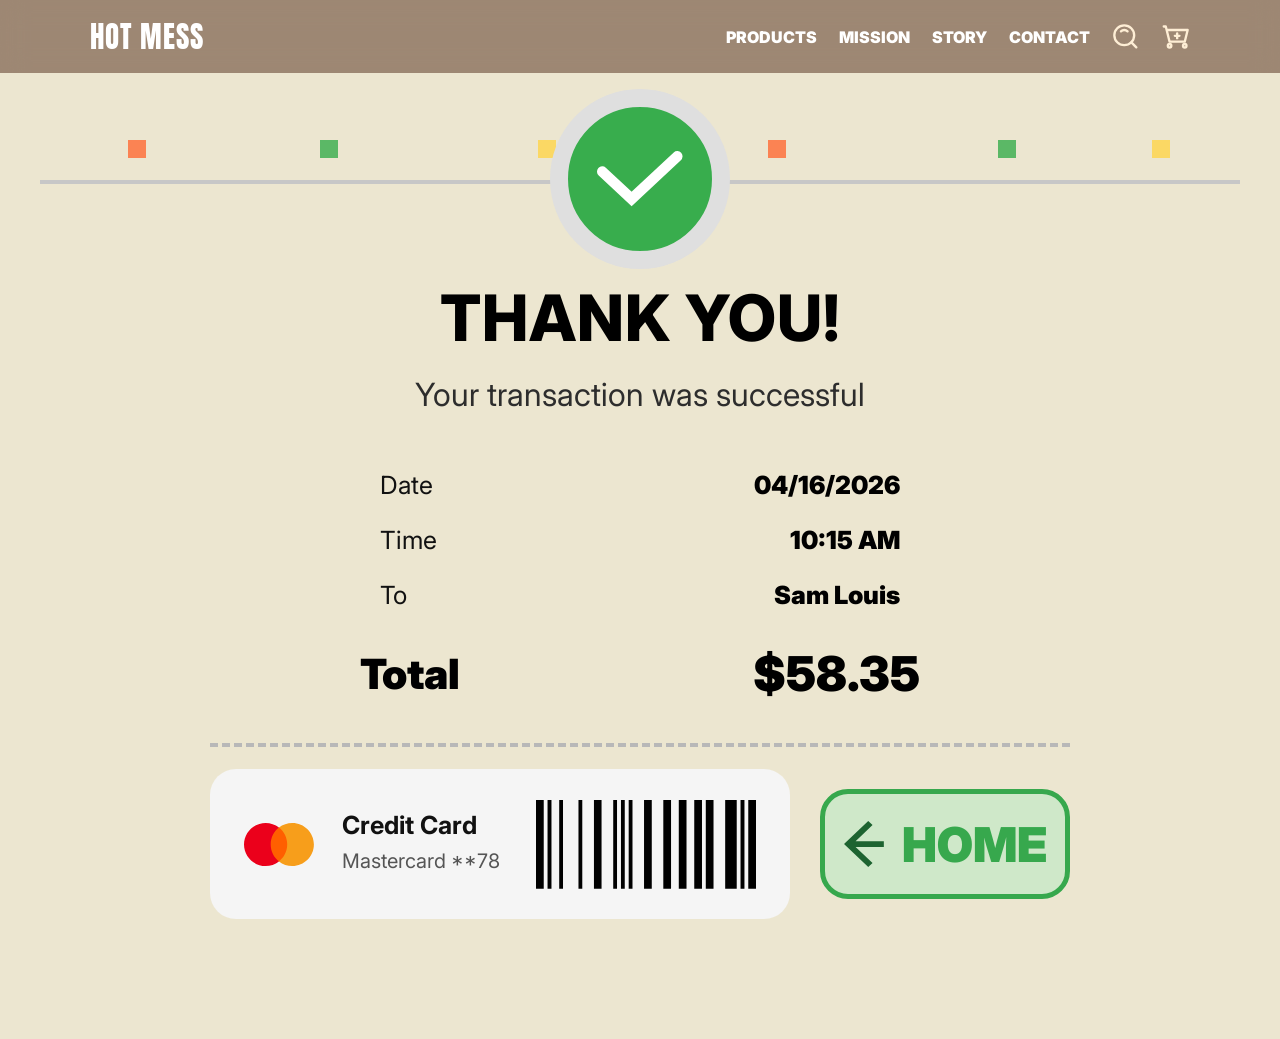
<file: html/payment-success.html>
<!-- payment-success.html -->
<!DOCTYPE html>
<html lang="en">

<head>

  <meta charset="UTF-8" />
  <meta name="viewport" content="width=device-width, initial-scale=1.0" />

  <title>Payment Successful | HOT MESS</title>

  <!-- GOOGLE FONT -->
  <link href="https://fonts.googleapis.com/css2?family=Anton&family=Inter:wght@300;400;500;600;700;800&display=swap"
    rel="stylesheet">

  <!-- GLOBAL CSS -->
  <link rel="stylesheet" href="../css/global.css">

  <!-- CHECKOUT CSS -->
  <link rel="stylesheet" href="../css/checkout.css">
  <meta name="viewport" content="width=device-width, initial-scale=1.0">
</head>


<body class="success-page-body">

  <script src="../js/main.js"></script>
  <header class="navbar">

    <div class="logo">
      <a href="homepage-index.html">HOT MESS</a>
    </div>

    <div class="nav-icons desktop-nav">

      <a href="#product-preview">PRODUCTS</a>
      <a href="#our-mission">MISSION</a>
      <a href="#our-story">STORY</a>
      <a href="#">CONTACT</a>

      <a href="../html/ai-search.html"><img src="../images/icons/Search icon.svg" alt="search icon"></a>
      <a href="../html/cart.html">
        <div class="cart-icon-wrapper">


          <img src="../images/icons/cart icon.svg" alt="cart icon">

          <span class="cart-dot"></span>

        </div>
      </a>

    </div>
    <button class="hamburger-btn">

      <img src="../images/icons/Hamburger-btn.svg" alt="menu">

    </button>
    <div class="mobile-sidebar">

      <button class="close-sidebar">✕</button>

      <a href="../html/homepage-index.html">HOME</a>
      <a href="../html/product-large.html">LARGE SAUCE</a>
      <a href="../html/product-small.html">SMALL SAUCE</a>

      <a href="../html/ai-search.html">
        SEARCH
      </a>

      <a href="../html/cart.html">
        CART
      </a>

    </div>
  </header>



  <!-- ===================================== -->
  <!-- SUCCESS SECTION -->
  <!-- ===================================== -->

  <section class="payment-success-section">



    <div class="confetti confetti-1"></div>
    <div class="confetti confetti-2"></div>
    <div class="confetti confetti-3"></div>
    <div class="confetti confetti-4"></div>
    <div class="confetti confetti-5"></div>
    <div class="confetti confetti-6"></div>


    <div class="success-line"></div>



    <!-- 绿色check icon -->
    <div class="success-check-circle">


      <img src="../images/icons/right.svg" alt="success">

    </div>


    <div class="success-content">

      <h1>
        THANK YOU!
      </h1>

      <p class="success-subtitle">
        Your transaction was successful
      </p>




      <div class="success-info">

        <div class="info-row">
          <span>Date</span>
          <strong>04/16/2026</strong>
        </div>

        <div class="info-row">
          <span>Time</span>
          <strong>10:15 AM</strong>
        </div>

        <div class="info-row">
          <span>To</span>
          <strong>Sam Louis</strong>
        </div>

      </div>

      <div class="success-total">

        <span>Total</span>

        <strong>$58.35</strong>

      </div>


      <div class="success-divider"></div>



      <!-- 底部card -->
      <div class="payment-bottom-row">


        <div class="payment-card-box">

          <img src="../images/icons/creditcard.svg" alt="mastercard" class="mastercard-icon">


          <div class="payment-card-text">

            <h3>
              Credit Card
            </h3>

            <p>
              Mastercard **78
            </p>

          </div>

          <img src="../images/icons/SVGRepo_iconCarrier.svg" alt="barcode" class="barcode">

        </div>



        <a href="../html/homepage-index.html" class="back-home-btn">

          <img src="../images/icons/arrow-left.svg" alt="back">

          HOME

        </a>

      </div>

    </div>

  </section>





  <!-- ===================================== -->
  <!-- JS -->
  <!-- ===================================== -->

  <script>

    // 页面进入动画
    window.addEventListener("load", () => {

      document.body.classList.add("success-loaded");

    });

  </script>

</body>

</html>
</file>
<file: css/global.css>
/* =========================
RESET
========================= */

* {
  margin: 0;
  padding: 0;
  box-sizing: border-box;
}

html {
  scroll-behavior: smooth;
}

body {
  font-family: 'Inter', sans-serif;
  background: #140d09;
  color: white;
  overflow-x: hidden;
}

img {
  width: 100%;
  display: block;
}

a {
  text-decoration: none;
  color: inherit;
}

/* =========================
VARIABLES
========================= */

:root {

  --bg: #140d09;
  --bg-light: #1B120E;

  --orange: #C45A28;
  --orange-light: #dd6a34;

  --cream: #F5F1E8;
  --soft: #FFF1EE;

  --text: #ffffff;
  --text-secondary: #D8C8BB;

  --border: rgba(255, 255, 255, 0.08);

  --shadow: 0 24px 60px rgba(0, 0, 0, 0.16);
}

/* =========================
TYPOGRAPHY
========================= */

h1,
h2 {
  font-family: 'Anton', sans-serif;
  font-weight: 400;
  text-transform: uppercase;
  letter-spacing: 1px;
}

p {
  line-height: 1.7;
}

.section-label {

  color: var(--orange);

  font-size: 0.9rem;
  font-weight: 700;

  letter-spacing: 1px;

  margin-bottom: 18px;
}

/* =========================
LAYOUT
========================= */

.container {

  width: min(1180px, 90%);
  margin: auto;
}

section {
  position: relative;
}

/* =========================
BUTTONS
========================= */

.primary-btn {

  display: inline-flex;
  align-items: center;
  justify-content: center;

  background: var(--orange);

  color: white;

  padding: 15px 34px;

  border-radius: 6px;

  font-size: 0.9rem;
  font-weight: 700;

  transition: .3s;
}

.primary-btn:hover {
  background: var(--orange-light);
}

.secondary-btn {

  display: inline-flex;
  align-items: center;
  justify-content: center;

  border: 1px solid rgba(255, 255, 255, 0.25);

  padding: 15px 34px;

  border-radius: 6px;

  font-size: 0.9rem;
  font-weight: 700;

  transition: .3s;
}

.secondary-btn:hover {
  background: rgba(255, 255, 255, 0.08);
}


/* =========================
NAVBAR
========================= */

.navbar {

  position: fixed;
  top: 0;
  left: 0;

  width: 100%;

  padding: 15px 7%;

  display: flex;
  justify-content: space-between;
  align-items: center;

  z-index: 1000;

  background: rgba(63, 20, 3, 0.45);
  backdrop-filter: blur(14px);
}

.logo {

  font-family: 'Anton', sans-serif;

  font-size: 1.8rem;

  letter-spacing: 1px;
}

.nav-icons {

  display: flex;
  align-items: center;
  gap: 22px;
}

.nav-icons a {

  font-size: 1rem;
  font-weight: 900;
}

.nav-icons img {
  width: 28px;
}

.nav-icons img:hover {
  opacity: 0.8;
}

.nav-icons a:hover {
  opacity: 0.8;
}

.logo:hover {
  opacity: 0.8;
}

/* =========================
FOOTER
========================= */

/* =========================
FOOTER (GLOBAL - ALL PAGES)
========================= */
.footer {
  background: #160603;
  padding: 60px 0 30px;
  margin-top: 40px;
}

.footer-top {
  width: min(1180px, 90%);
  margin: 0 auto 50px;
  display: flex;
  justify-content: space-between;
  align-items: flex-start;
  gap: 40px;
}

.footer-brand h2 {
  font-size: 2rem;
  margin-bottom: 10px;
}
.footer-brand p {
  color: #9D8F84;
}

.footer-links {
  display: flex;
  gap: 50px;
}
.footer-column {
  display: flex;
  flex-direction: column;
  gap: 10px;
}
.footer-column h4 {
  color: #fff;
  margin-bottom: 10px;
}
.footer-column a {
  color: #9D8F84;
}
.footer-column a:hover {
  color: var(--orange);
}

.social-icons {
  display: flex;
  gap: 16px;
}
.social-icons img {
  width: 22px;
}


.footer-bottom {
  width: min(1180px, 90%);
  margin: 0 auto;
  padding-top: 20px;
  border-top: 1px solid rgba(255,255,255,.1);
  text-align: center;
  color: #888;
}

.hamburger-btn {
  display: none;
}


.mobile-sidebar {
  position:fixed;

  top:0;
  left:-280px;

  width:260px;
  height:100vh;

  background:#140d09;

  display:flex;
  flex-direction:column;

  padding:80px 30px;

  gap:25px;

  transition:.3s;

  z-index:9999;
}

.mobile-sidebar.show{
  left:0;
}







/* mobile media */
@media screen and (max-width:767px) {

  .container {
    width: calc(100% - 60px);
    margin: auto;
  }

  /* GRID */


  .navbar {
    padding: 14px 24px;
  }

  .desktop-nav {
    display: none;
  }

  .hamburger-btn {
    display: block;
    background: none;
    border: none;
    width: 4rem;
    margin-right: -16px;
  }

  .mobile-sidebar {

    position: fixed;

    top: 0;
    left: -280px;

    width: 260px;
    height: 100vh;

    background: #140d09;

    transition: .3s;

    z-index: 99999;
  }

  h1 {
    font-size: 4rem !important;
  }

  h2 {
    font-size: 3rem !important;
  }

  p {
    font-size: 0.85rem;
  }

  .hero-wrapper,
  .product-grid,

  .hero-layout {
    display: flex;
    flex-direction: column;
  }

  .products,
  .cards {
    display: grid;
    grid-template-columns: 1fr !important;
    gap: 20px;

  }

  .hero-product img {
    width: 100%;
  }


  .product-card {
    width: 100%;
  }

  .footer-top {
    flex-direction: column;
    gap: 40px;
    align-items: center;
    text-align: center;
  }

  .footer-links {
    flex-direction: column;
    gap: 30px;
    align-items: center;
  }

  .footer-column {
    width: 100%;
    align-items: center;
    text-align: center;
  }

  .social-icons{
    align-items: center;
  }

  /* PRODUCT */

  .product-info,
  .product-details,
  .product-wrapper {
    width: 100%;
  }

  .main-product-image {
    width: 100%;
    border-radius: 12px;
  }

  /* BUTTONS */

  .primary-btn,
  .secondary-btn,
  .add-cart-btn,
  button,
  .btn {
    width: 100%;
    justify-content: center;
    font-size: 0.9rem;
    padding: 14px;
  }



}
</file>
<file: css/checkout.css>
/* =========================
LAYOUT
========================= */

.checkout-main {

  display: grid;

  grid-template-columns: 1.55fr 0.95fr;

  min-height: 100vh;
}

/* =========================
NAVBAR
========================= */

/* .checkout-navbar{

  height:82px;

  background:#1b0905;

  display:flex;

  align-items:center;

  justify-content:space-between;

  padding:0 40px;
} */

/* .checkout-logo{

  font-family:'Anton',sans-serif;

  font-size:2rem;

  letter-spacing:1px;
}

.checkout-icons{

  display:flex;

  align-items:center;

  gap:18px;
}

.checkout-icons img{

  width:22px;

  cursor:pointer;

  transition:.3s;
}

.checkout-icons img:hover{

  transform:translateY(-2px);

  opacity:.7;
} */

/* =========================
LEFT
========================= */

.checkout-left {

  background: #F3EED9;

  padding: 100px 100px 80px;
}

.breadcrumb {

  text-align: center;

  color: #776b62;

  margin-bottom: 34px;

  font-size: 1rem;
}

.checkout-section h2 {

  font-size: 2.5rem;

  color: #17110d;

  margin-bottom: 30px;

  line-height: 0.95;
}

.section-spacing {
  font-size: 2.25rem;
  margin-top: 80px;
}

/* =========================
FORM
========================= */

.form-grid {

  display: grid;

  gap: 22px;
}

.two-column {

  grid-template-columns: 1fr 1fr;
}

.form-group {

  margin-bottom: 22px;

  position: relative;
}

.form-group label {

  display: block;

  margin-bottom: 10px;

  font-weight: 600;

  color: #2a1d18;
}

.form-group input {

  width: 100%;

  height: 58px;

  border: 1.5px solid #cfc3ae;

  border-radius: 8px;

  background: transparent;

  padding: 0 18px;

  font-size: 1rem;

  outline: none;

  transition: .25s;
}

.form-group input:focus {

  border-color: #ff5b2e;
}

.search-input {

  position: relative;
}

.search-input img {

  width: 18px;

  position: absolute;

  left: 16px;
  top: 50%;

  transform: translateY(-50%);
}

.search-input input {

  padding-left: 48px;
}

/* =========================
ERROR
========================= */

.error-text {

  display: none;

  color: #d6411a;

  font-size: .82rem;

  margin-top: 8px;
}

.form-group.error input {

  border-color: #d6411a;
}

.form-group.error .error-text {

  display: block;
}

/* =========================
SECURITY
========================= */

.security-note {

  display: flex;

  align-items: flex-start;

  gap: 14px;

  margin-top: 24px;
}

.security-note img {

  width: 18px;

  margin-top: 4px;
}

.security-note h5 {

  color: #4d6441;

  margin-bottom: 4px;
}

.security-note p {

  color: #7d7468;

  font-size: .88rem;

  line-height: 1.5;
}

/* =========================
SHIPPING
========================= */

.shipping-options {

  display: flex;

  flex-direction: column;

  gap: 18px;
}

.shipping-card {

  border: 1.5px solid #d3c7b5;

  border-radius: 10px;

  padding: 24px;

  display: flex;

  align-items: center;

  justify-content: space-between;

  cursor: pointer;

  transition: .3s;
}

.shipping-card:hover {

  border-color: #ff5b2e;
}

.shipping-card.active {

  border-color: #ff5b2e;

  background: rgba(255, 91, 46, .04);
}

.shipping-card input {

  display: none;
}

.shipping-left {

  display: flex;

  align-items: center;

  gap: 16px;
}

.radio-circle {

  width: 18px;
  height: 18px;

  border-radius: 50%;

  border: 2px solid #c4b8a6;

  position: relative;
}

.shipping-card.active .radio-circle::after,
.payment-card.active .radio-circle::after {

  content: "";

  width: 10px;
  height: 10px;

  border-radius: 50%;

  background: #ff5b2e;

  position: absolute;

  top: 50%;
  left: 50%;

  transform: translate(-50%, -50%);
}

.shipping-left h4 {

  color: #17110d;

  margin-bottom: 4px;
}

.shipping-left p {

  color: #8b8176;

  font-size: .95rem;
}

.shipping-price {

  font-size: 2rem;

  font-family: 'Anton', sans-serif;

  color: #1c140f;
}

/* =========================
PAYMENT
========================= */

.payment-options {

  display: flex;

  flex-direction: column;

  gap: 18px;
}

.payment-card {

  border: 1.5px solid #d3c7b5;

  border-radius: 10px;

  height: 72px;

  display: flex;

  align-items: center;

  justify-content: space-between;

  padding: 0 18px;

  cursor: pointer;

  transition: .3s;
}

.payment-card:hover {

  border-color: #ff5b2e;
}

.payment-card.active {

  border-color: #ff5b2e;
}

.payment-card input {

  display: none;
}

.payment-left {

  display: flex;

  align-items: center;

  gap: 14px;
}

.payment-left img {

  height: 22px;

  width: auto;
}

.payment-left h4 {

  color: #1b140f;
}

.payment-icons {

  display: flex;

  align-items: center;

  gap: 10px;
}

.payment-icons img {

  height: 30px;

  width: auto;
}

/* =========================
RIGHT
========================= */

.checkout-right {

  background: #241d1f;
  padding: 90px 60px 20px 60px;

}

.sticky-box {

  position: sticky;

  top: 20px;
}

.sticky-box h3 {

  margin-bottom: 25px;

  font-size: 1.8rem;
}

.summary-item {

  display: flex;

  gap: 18px;

  margin-bottom: 18px;
}

.summary-item img {

  width: 78px;
  height: 78px;

  object-fit: cover;

  border-radius: 8px;
}

.summary-info {

  flex: 1;
}

.summary-top {

  display: flex;

  justify-content: space-between;

  gap: 10px;

  margin-bottom: 10px;
}

.summary-top h4 {

  font-size: 1.25rem;

  line-height: 1.5;
}

.item-total {

  color: #fff;
  font-size: 1.2rem;

  font-weight: 700;
}

.quantity-controls {

  display: flex;

  align-items: center;

  gap: 10px;
}

.qty-btn {

  width: 32px;
  height: 32px;

  border: none;

  background: #1a1315;

  border: 1px solid #ff5b2e;

  color: #ff5b2e;

  border-radius: 6px;

  cursor: pointer;

  font-size: 1.4rem;

  transition: .25s;
}

.qty-btn:hover {

  background: #ff5b2e;

  color: white;
}

.qty-number {

  width: 24px;

  text-align: center;

  font-weight: 700;
}

.summary-divider {

  height: 1px;

  background: rgba(255, 255, 255, 0.08);

  margin: 15px 0;
}

/* =========================
PROMO
========================= */

.promo-area h5,
.notes-area h5 {

  margin-bottom: 16px;

  font-size: 1rem;
}

.promo-row {

  display: flex;

  gap: 12px;

  margin-bottom: 20px;
}

.promo-row input {

  flex: 1;

  height: 50px;

  border: 1px solid rgba(255, 255, 255, 0.08);

  background: #181416;

  border-radius: 8px;

  padding: 0 16px;

  color: white;
}

.promo-row button {

  width: 100px;

  border: none;

  background: #ff5b2e;

  color: white;

  border-radius: 8px;

  cursor: pointer;

  font-weight: 700;

  transition: .3s;
}

.promo-row button:hover {

  background: #ff7a52;
}

/* =========================
NOTES
========================= */

.notes-area textarea {

  width: 100%;

  height: 70px;

  border-radius: 10px;

  border: 1px solid rgba(255, 255, 255, 0.08);

  background: #181416;

  resize: none;

  padding: 16px;

  color: white;

  margin-bottom: 20px;
}

/* =========================
TOTALS
========================= */

.totals {

  margin-bottom: 34px;
}

.total-row {

  display: flex;

  justify-content: space-between;

  margin-bottom: 14px;

  color: #d7cbc0;
}

.discount {

  color: #ff5b2e;
}

.grand-total {

  display: flex;

  justify-content: space-between;

  align-items: flex-end;

  margin-bottom: 24px;
}

.grand-total span {

  color: #ff5b2e;

  font-size: 1.3rem;

  font-weight: 700;
}

.grand-total h2 {

  font-size: 3.5rem;

  color: #ff5b2e;

  line-height: 1;
}

/* =========================
BUTTON
========================= */

.submit-btn {

  width: 100%;

  height: 60px;

  border: none;

  border-radius: 10px;

  background: #ff5b2e;

  color: white;

  font-size: 1.2rem;

  font-weight: 700;

  cursor: pointer;

  transition: .3s;

  margin-bottom: 10px;
}

.submit-btn:hover {

  background: #ff7a52;

  transform: translateY(-2px);
}

.terms {

  display: flex;

  align-items: safe;

  gap: 15px;

  font-size: .85rem;

  color: #9b9087;

  line-height: 1.6;
}

.terms a {

  color: #b9aea4;

  text-decoration: underline;
}








/* =========================================
PAYMENT SUCCESS PAGE
========================================= */

.payment-success-page {

  background: #ECE6D3;

  padding-top: 140px;
  padding-bottom: 120px;

  min-height: 100vh;
}



/* 顶部灰线 */

.success-ticket::before {

  content: "";

  position: absolute;

  top: 18px;
  left: 80px;
  right: 80px;

  height: 4px;

  background: #B8C9B2;

  z-index: 1;
}



/* =========================
HOME BUTTON
========================= */

.success-home-btn {

  position: absolute;

  top: 10px;
  left: 70px;

  display: flex;
  align-items: center;

  gap: 12px;

  transition: .25s;
}


.success-home-btn img {

  width: 30px;
}

/* =========================
CHECK ICON
========================= */

.success-check {

  width: 100px;
  height: 100px;

  border-radius: 50%;

  background: #34A853;

  border: 16px solid #E5E5E5;

  position: absolute;

  top: -72px;
  left: 50%;

  transform: translateX(-50%);

  display: flex;
  align-items: center;
  justify-content: center;

  z-index: 5;
}

.success-check img {

  width: 40px;
}

/* =========================
TEXT
========================= */

.success-content {

  position: relative;
}

.success-content h1 {

  text-align: center;

  color: #000;

  font-family: 'Inter', sans-serif;

  font-size: 4rem;
  font-weight: 800;

  margin-bottom: 12px;
  margin-top: -30px;
}

.success-subtitle {

  text-align: center;

  color: #2D2D2D;

  font-size: 2rem;
  font-weight: 400;

  margin-bottom: 48px;
}

/* =========================
INFO
========================= */

.success-info {

  width: 420px;

  margin: auto auto 40px;
}

.info-row {

  display: flex;
  justify-content: space-between;
  align-items: center;

  margin-bottom: 28px;
}

.info-row span {

  font-size: 1.7rem;

  color: #111;
}

.info-row strong {

  font-size: 1.7rem;
  font-weight: 800;

  color: #000;
}

/* =========================
TOTAL
========================= */

.success-total {

  width: 420px;

  margin: auto;

  display: flex;
  justify-content: space-between;
  align-items: center;

  margin-bottom: 30px;
}

.success-total span {

  font-size: 2.6rem !important;
  font-weight: 700;

  color: #000;
}

.success-total strong {

  font-size: 3rem !important;


  color: #000;
}

/* =========================
DIVIDER
========================= */

.ticket-divider {

  width: 100%;

  border-top: 4px dashed #B9B0C2;

  margin-bottom: 36px;
}

/* =========================
BOTTOM
========================= */

.ticket-bottom {

  display: flex;
  justify-content: space-between;
  align-items: center;

  gap: 24px;
}

/* =========================
BARCODE
========================= */

.barcode img {

  width: 100px;
}

/* =========================
CARD
========================= */

.payment-card {

  flex: 1;

  background: #F4F4F4;

  border-radius: 22px;

  padding: 15px 20px;

  display: flex;
  align-items: center;

  gap: 22px;
}

.mastercard {

  position: relative;

  width: 72px;
  height: 44px;
}


.red {

  background: #EA001B;

  left: 0;
}

.orange {

  background: #F79E1B;

  right: 0;
}

.card-text h4 {

  font-size: 1.2rem;
  font-weight: 700;

  color: #111;

  margin-bottom: 4px;
}

.card-text p {

  color: #5A5A5A;

  font-size: 1rem;
}



/* =========================================
   PAYMENT SUCCESS PAGE
========================================= */

.success-page-body {
  background: #140401;
  overflow-x: hidden;
}


/* =========================================
   SUCCESS SECTION
========================================= */

.payment-success-section {

  position: relative;

  background: #ece6d0;

  min-height: 830px;

  overflow: hidden;

  padding: 140px 40px 120px;
}


/* =========================================
   顶部横线
========================================= */

.success-line {

  width: 100%;
  max-width: 1260px;

  height: 4px;

  background: #c7c7c7;

  margin: 40px auto 0;

}


/* =========================================
   CHECK ICON
========================================= */

.success-check-circle {

  width: 180px;
  height: 180px;

  border-radius: 50%;

  background: #38ad4d;

  border: 18px solid #dfdfdf;

  display: flex;
  justify-content: center;
  align-items: center;

  margin: -95px auto 0;

  position: relative;
  z-index: 5;

  animation: popSuccess 0.7s ease;
}

.success-check-circle img {
  width: 86px;
}


/* 弹出动画 */

@keyframes popSuccess {

  0% {
    transform: scale(0);
  }

  70% {
    transform: scale(1.1);
  }

  100% {
    transform: scale(1);
  }

}



/* =========================================
   CONTENT
========================================= */

.success-content {

  width: 100%;
  max-width: 860px;

  margin: 40px auto 0;

  text-align: center;

  animation: fadeUp 1s ease;
}


@keyframes fadeUp {

  from {
    opacity: 0;
    transform: translateY(30px);
  }

  to {
    opacity: 1;
    transform: translateY(0);
  }

}






/* =========================================
   INFO
========================================= */

.success-info {

  width: 100%;
  max-width: 520px;

  margin: 0 auto 34px;
}

.info-row {

  display: flex;
  justify-content: space-between;
  align-items: center;

  margin-bottom: 25px;
}

.info-row span {

  font-size: 25px;
  color: #111;
}

.info-row strong {

  font-size: 25px;
  font-weight: 900;

  color: #000;
}



/* =========================================
   TOTAL
========================================= */

.success-total {

  width: 100%;
  max-width: 560px;

  margin: 0 auto 40px;

  display: flex;
  justify-content: space-between;
  align-items: center;
}

.success-total span {

  font-size: 58px;
  font-weight: 900;

  color: #000;
}

.success-total strong {

  font-size: 64px;
  font-weight: 900;

  color: #000;
}



/* =========================================
   DIVIDER
========================================= */

.success-divider {

  width: 100%;
  height: 4px;

  border-bottom: 4px dashed #b8b8b8;

  margin-bottom: 42px;
}



/* =========================================
   BOTTOM ROW
========================================= */

.payment-bottom-row {

  display: flex;
  justify-content: space-between;
  align-items: center;
  gap: 14px;

  flex-wrap: wrap;
}



/* =========================================
   PAYMENT CARD
========================================= */

.payment-card-box {

  width: 580px;
  height: 150px;

  background: #f5f5f5;

  border-radius: 26px;

  display: flex;
  align-items: center;

  padding: 0 34px;
  margin-top: -20px;
  gap: 28px;

  transition: 0.4s;
}



.mastercard-icon {

  width: 70px;
}

.payment-card-text {

  text-align: left;
}

.payment-card-text h3 {

  font-size: 25px;
  font-weight: 700;

  margin-bottom: 4px;

  color: #111;
}

.payment-card-text p {

  font-size: 20px;

  color: #555;
}


.barcode {

  width: 220px;

  margin-left: auto;
}



/* =========================================
   BACK BUTTON
========================================= */

.back-home-btn {

  width: 250px;
  height: 110px;

  border-radius: 28px;
  margin-top: -20px;
  border: 5px solid #37a84d;

  background: #cfe8c9;

  display: flex;
  justify-content: center;
  align-items: center;
  gap: 18px;

  text-decoration: none;

  font-size: 48px;
  font-weight: 900;

  color: #37a84d;

  transition: 0.35s;
}

.back-home-btn:hover {

  transform: translateY(-6px) scale(1.03);

  background: #37a84d;

  color: white;

  box-shadow: 0 18px 28px rgba(55, 168, 77, 0.3);
}

.back-home-btn:hover img {

  filter: brightness(0) invert(1);
}

.back-home-btn img {

  width: 40px;

  transition: 0.3s;
}

/* =========================
FOOTER
========================= */
.footer {
  background: #120c09;
  padding: 90px 0 30px;
}

.footer-top {
  width: min(1180px, 90%);
  margin: auto;
  display: flex;
  justify-content: space-between;
  gap: 80px;
  margin-bottom: 50px;
}

.footer-brand h2 {
  font-size: 3rem;
  margin-bottom: 14px;
}

.footer-brand p {
  color: var(--text-secondary);
  max-width: 240px;
}

.footer-links {
  display: flex;
  gap: 70px;
}

.footer-column {
  display: flex;
  flex-direction: column;
  gap: 12px;
}

.footer-column h4 {
  color: var(--orange);
  font-size: .8rem;
}

.footer-column a {
  color: #b9a79d;
  font-size: .88rem;
}

.footer-bottom {
  width: min(1180px, 90%);
  margin: auto;
  border-top: 1px solid rgba(255, 255, 255, .08);
  padding-top: 20px;
  text-align: center;
  color: #7e7068;
}




/* =========================================
   🎉 CONFETTI
========================================= */

.confetti {

  position: absolute;

  width: 18px;
  height: 18px;

  opacity: 0.8;

  animation: confettiFall linear infinite;
}


/* 不同颜色 */

.confetti-1 {
  left: 10%;
  background: #ff6b35;
  animation-duration: 5s;
}

.confetti-2 {
  left: 25%;
  background: #38ad4d;
  animation-duration: 7s;
}

.confetti-3 {
  left: 42%;
  background: #ffd54a;
  animation-duration: 6s;
}

.confetti-4 {
  left: 60%;
  background: #ff6b35;
  animation-duration: 5.5s;
}

.confetti-5 {
  left: 78%;
  background: #38ad4d;
  animation-duration: 7s;
}

.confetti-6 {
  left: 90%;
  background: #ffd54a;
  animation-duration: 6.5s;
}



/* 下落动画 */

@keyframes confettiFall {

  0% {
    transform: translateY(-100px) rotate(0deg);
    opacity: 0;
  }

  10% {
    opacity: 1;
  }

  100% {
    transform: translateY(1200px) rotate(720deg);
    opacity: 0;
  }

}




/* =========================================
   PAYMENT SUCCESS PAGE - RESPONSIVE 
========================================= */
@media (max-width: 767px) {
  .checkout-left {
    order: -1;
    padding: 30px 30px 30px 40px;
    margin-top: 90px;
  }


  .checkout-section h2 {
    font-size: 1.5rem;
  }

  .summary-top h4 {
    font-size: 1rem;
  }

  .two-column {
    grid-template-columns: 1fr;
  }

  .shipping-card,
  .payment-card {
    flex-direction: column;
    align-items: flex-start;
    gap: 16px;
    padding: 18px;
  }


  .grand-total h2 {
    font-size: 3rem !important;
  }


  .summary-item {
    gap: 12px;
  }

  .summary-item img {
    width: 60px;
    height: 60px;
  }


  .qty-btn {
    width: 28px;
    height: 28px;
    display: flex;
    font-size: 1rem;
    align-items: center;
    justify-content: center;
  }

  .checkout-main {
    grid-template-columns: 1fr;
  }


  .checkout-right {
    
    
    padding: 40px 30px 30px 40px;
  }

  .sticky-box {
    position: relative;
    top: 0;
  }

  .payment-success-section {
    padding: 120px 20px 60px;
    min-height: auto;
  }

  .success-check-circle {
    width: 120px;
    height: 120px;
    border-width: 12px;
    margin: -60px auto 0;
  }

  .success-check-circle img {
    width: 50px;
  }

  .success-content h1 {
    font-size: 32px !important;
    margin-top: -10px;
  }

  .success-subtitle {
    font-size: 16px !important;
    padding-bottom: -10PX;
  }

  .success-info {
    max-width: 90%;
  }

  .info-row span,
  .info-row strong {
    font-size: 18px !important;
  }

  .success-total span {
    font-size: 28px !important;
  }

  .success-total strong {
    font-size: 32px !important;
  }

  .payment-card-box {
    width: 100%;
    height: auto;
    padding: 20px;
    margin-top: -20PX;
    gap: 16px;
  }

  .mastercard-icon {
    width: 45px;
  }

  .payment-card-text h3 {
    font-size: 18px;
  }

  .payment-card-text p {
    font-size: 14px;
  }

  .barcode {
    width: 140px;
  }

  .back-home-btn {
    width: 100%;
    height: 70px;
    font-size: 28px;
    border-width: 3px;
    margin-top: 10px;
  }

  .back-home-btn img {
    width: 24px;
  }

  .success-check-circle {
    width: 100px;
    height: 100px;
  }

  .success-content h1 {
    font-size: 26px !important;
  }

  .success-total span {
    font-size: 24px !important;
  }

  .success-total strong {
    font-size: 28px !important;
  }
}
</file>
